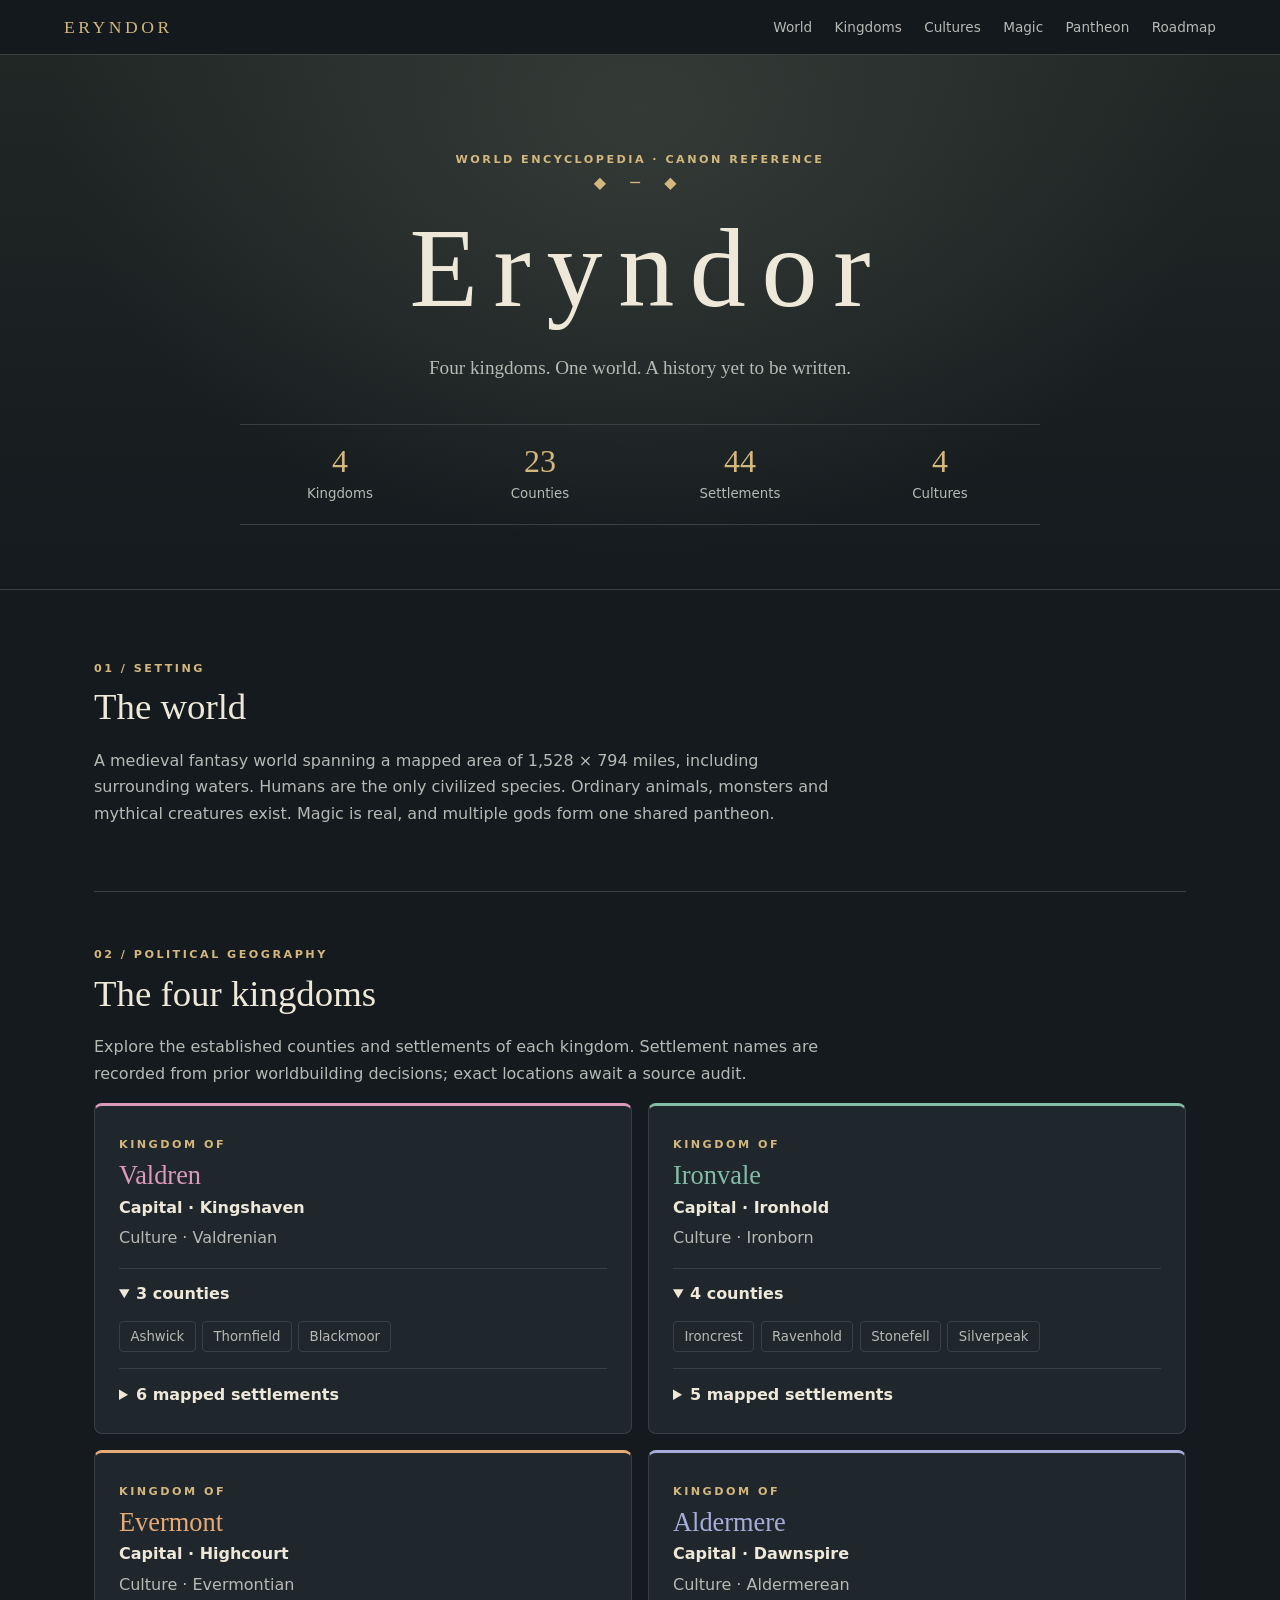
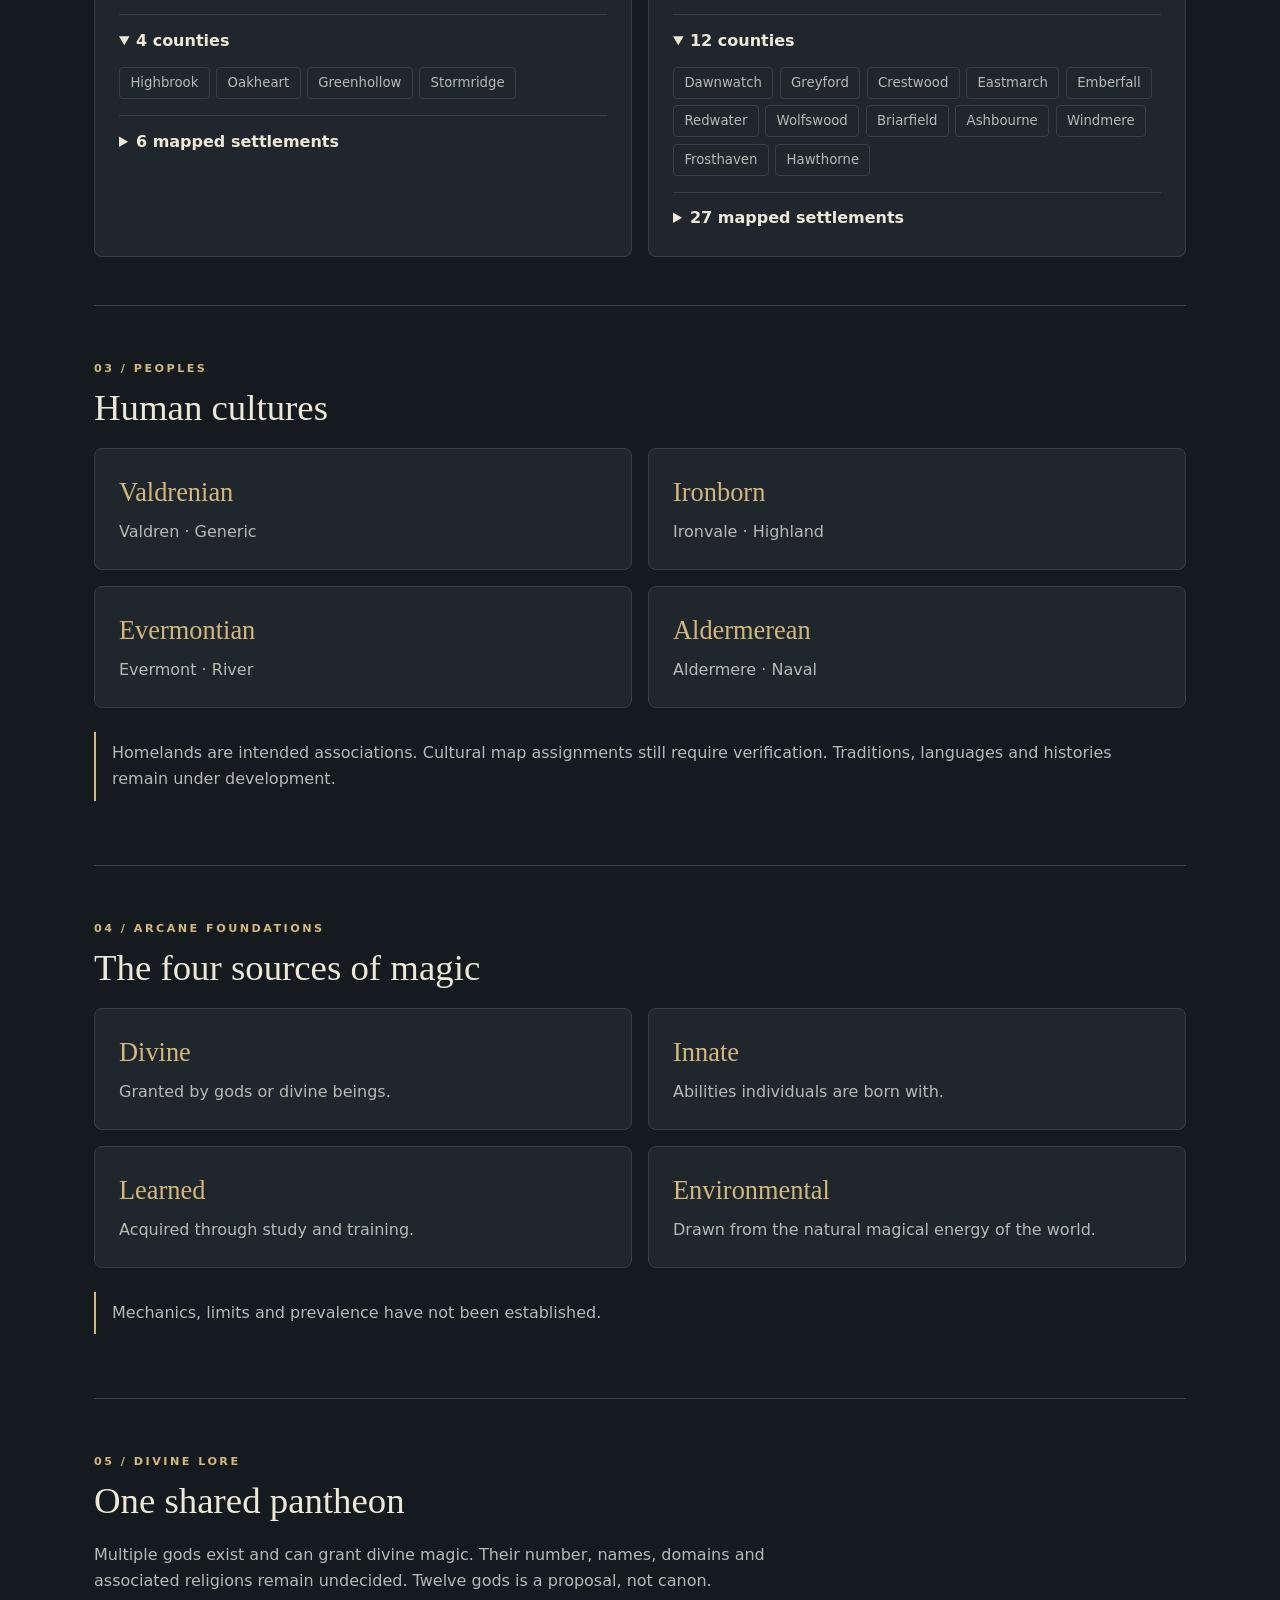
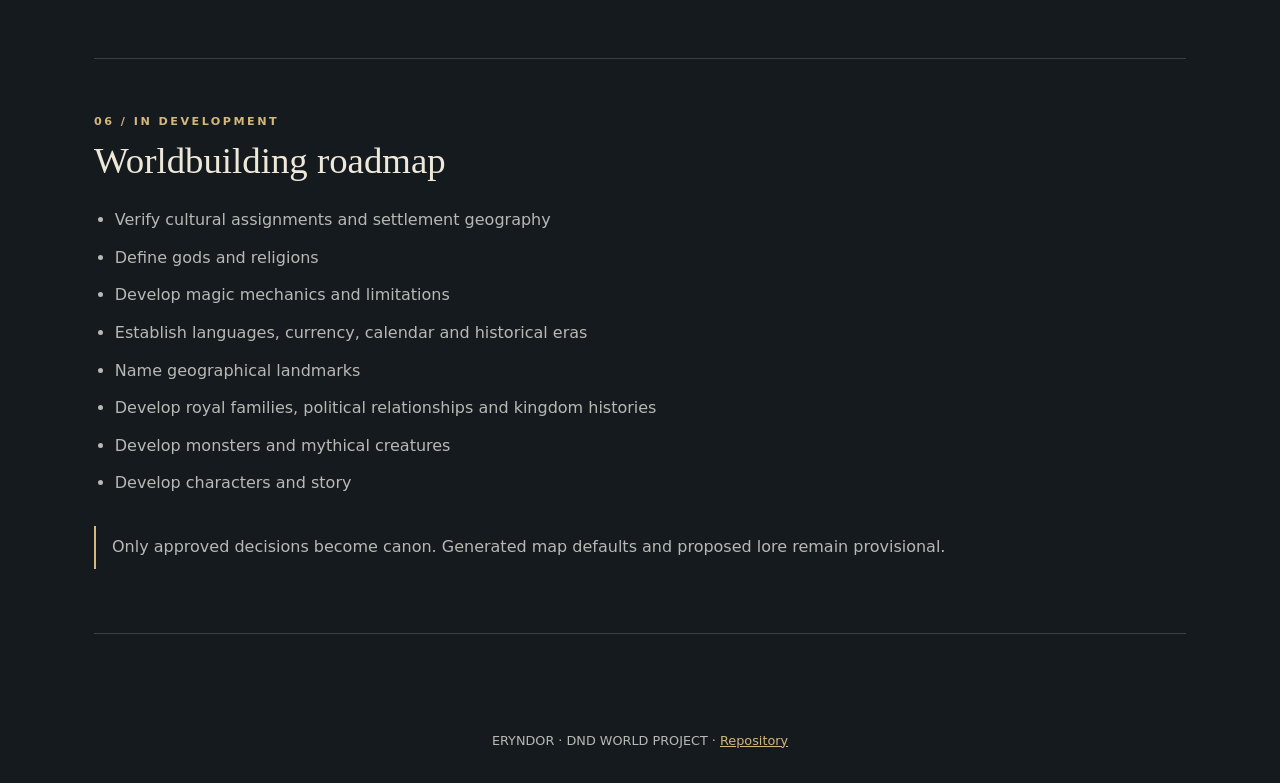
<file: index.html>
<!doctype html>
<html lang="en"><head><meta charset="utf-8"><meta name="viewport" content="width=device-width,initial-scale=1"><meta name="theme-color" content="#171c20"><title>Eryndor | World Encyclopedia</title><style>
:root{color-scheme:dark;--bg:#151a1e;--panel:#20272c;--ink:#eee8d9;--muted:#b7b9b4;--gold:#d3b77d;--line:#394044}*{box-sizing:border-box}html{scroll-behavior:smooth;scroll-padding-top:5rem}body{margin:0;background:var(--bg);color:var(--ink);font:16px/1.65 system-ui,sans-serif}h1,h2,h3{font-family:Georgia,serif;font-weight:400;line-height:1.15}a{color:var(--gold)}nav{position:sticky;top:0;z-index:10;background:#151a1ef5;border-bottom:1px solid var(--line);display:flex;gap:1.4rem;align-items:center;padding:1rem max(5vw,1rem);overflow:auto;white-space:nowrap}nav a{text-decoration:none;color:var(--muted);font-size:.85rem}nav .brand{font:1.1rem Georgia,serif;letter-spacing:.2em;color:var(--gold);margin-right:auto}header{padding:6rem 1.5rem 4rem;text-align:center;background:radial-gradient(ellipse at 50% 10%,#343b37,transparent 65%),linear-gradient(180deg,#202725,#151a1e);border-bottom:1px solid var(--line)}.eyebrow{text-transform:uppercase;letter-spacing:.22em;font-size:.7rem;color:var(--gold);font-weight:600}h1{font-size:clamp(3rem,10vw,7rem);letter-spacing:.14em;margin:.5rem 0 .8rem;padding-left:.14em}header p{color:var(--muted);font-family:Georgia,serif;font-size:1.2rem}.ornament{color:var(--gold);letter-spacing:.6em}.stats{display:grid;grid-template-columns:repeat(4,1fr);max-width:800px;margin:2.5rem auto 0;border-block:1px solid var(--line)}.stat{padding:1.1rem .5rem}.stat strong{font:2rem Georgia,serif;color:var(--gold);display:block}.stat small{color:var(--muted)}main{max-width:1140px;margin:auto;padding:1rem 1.5rem 4rem}section{padding:3rem 0;border-bottom:1px solid var(--line)}h2{font-size:2.3rem;margin:.4rem 0 1.2rem}h3{font-size:1.65rem;margin:.25rem 0}.intro{max-width:740px;color:var(--muted)}.grid{display:grid;grid-template-columns:repeat(2,minmax(0,1fr));gap:1rem}.kingdom,.panel{background:var(--panel);border:1px solid var(--line);padding:1.5rem;border-radius:8px}.kingdom{border-top:3px solid var(--accent)}.kingdom h3{color:var(--accent)}.kingdom p{margin:.25rem 0;color:var(--muted)}.capital{font-weight:600;color:var(--ink)!important}details{border-top:1px solid var(--line);margin-top:1rem;padding-top:.8rem}summary{cursor:pointer;font-weight:600;color:var(--ink)}.tags{display:flex;flex-wrap:wrap;gap:.4rem;margin:.8rem 0}.tags span{padding:.25rem .65rem;border:1px solid var(--line);border-radius:4px;font-size:.83rem;color:var(--muted)}.panel h3{color:var(--gold)}.panel p{color:var(--muted);margin:.7rem 0 0}.note{border-left:2px solid var(--gold);padding:.5rem 1rem;color:var(--muted);margin-top:1.5rem}.roadmap{padding-left:1.3rem;color:var(--muted)}.roadmap li{padding:.35rem 0}footer{text-align:center;color:var(--muted);padding:2rem;font-size:.8rem}a:focus-visible,summary:focus-visible{outline:2px solid var(--gold);outline-offset:4px}@media(max-width:650px){.grid{grid-template-columns:1fr}header{padding:4rem 1rem 2.5rem}.stats{grid-template-columns:repeat(2,1fr)}nav{gap:1rem}h2{font-size:1.9rem}}
</style></head><body><nav aria-label="World encyclopedia"><a class="brand" href="#top">ERYNDOR</a><a href="#world">World</a><a href="#kingdoms">Kingdoms</a><a href="#cultures">Cultures</a><a href="#magic">Magic</a><a href="#pantheon">Pantheon</a><a href="#roadmap">Roadmap</a></nav><header id="top"><div class="eyebrow">World encyclopedia · Canon reference</div><div class="ornament" aria-hidden="true">◆ ─ ◆</div><h1>Eryndor</h1><p>Four kingdoms. One world. A history yet to be written.</p><div class="stats"><div class="stat"><strong>4</strong><small>Kingdoms</small></div><div class="stat"><strong>23</strong><small>Counties</small></div><div class="stat"><strong>44</strong><small>Settlements</small></div><div class="stat"><strong>4</strong><small>Cultures</small></div></div></header><main><section id="world"><span class="eyebrow">01 / Setting</span><h2>The world</h2><p class="intro">A medieval fantasy world spanning a mapped area of 1,528 × 794 miles, including surrounding waters. Humans are the only civilized species. Ordinary animals, monsters and mythical creatures exist. Magic is real, and multiple gods form one shared pantheon.</p></section><section id="kingdoms"><span class="eyebrow">02 / Political geography</span><h2>The four kingdoms</h2><p class="intro">Explore the established counties and settlements of each kingdom. Settlement names are recorded from prior worldbuilding decisions; exact locations await a source audit.</p><div class="grid"><article class="kingdom" style="--accent:#db9bb8"><span class="eyebrow">KINGDOM OF</span><h3>Valdren</h3><p class="capital">Capital · Kingshaven</p><p>Culture · Valdrenian</p><details open><summary>3 counties</summary><div class="tags"><span>Ashwick</span><span>Thornfield</span><span>Blackmoor</span></div></details><details><summary>6 mapped settlements</summary><div class="tags"><span>Kingshaven</span><span>Ravenport</span><span>Springhaven</span><span>Stormwatch</span><span>Duskhaven</span><span>Mistbrook</span></div></details></article><article class="kingdom" style="--accent:#83bda7"><span class="eyebrow">KINGDOM OF</span><h3>Ironvale</h3><p class="capital">Capital · Ironhold</p><p>Culture · Ironborn</p><details open><summary>4 counties</summary><div class="tags"><span>Ironcrest</span><span>Ravenhold</span><span>Stonefell</span><span>Silverpeak</span></div></details><details><summary>5 mapped settlements</summary><div class="tags"><span>Ironhold</span><span>Hammerfall</span><span>Ravencrest</span><span>Stonebridge</span><span>Silverharbor</span></div></details></article><article class="kingdom" style="--accent:#e6aa76"><span class="eyebrow">KINGDOM OF</span><h3>Evermont</h3><p class="capital">Capital · Highcourt</p><p>Culture · Evermontian</p><details open><summary>4 counties</summary><div class="tags"><span>Highbrook</span><span>Oakheart</span><span>Greenhollow</span><span>Stormridge</span></div></details><details><summary>6 mapped settlements</summary><div class="tags"><span>Highcourt</span><span>Stillwater</span><span>Oakport</span><span>Westgrove</span><span>Meadowvale</span><span>Willowbend</span></div></details></article><article class="kingdom" style="--accent:#a7addb"><span class="eyebrow">KINGDOM OF</span><h3>Aldermere</h3><p class="capital">Capital · Dawnspire</p><p>Culture · Aldermerean</p><details open><summary>12 counties</summary><div class="tags"><span>Dawnwatch</span><span>Greyford</span><span>Crestwood</span><span>Eastmarch</span><span>Emberfall</span><span>Redwater</span><span>Wolfswood</span><span>Briarfield</span><span>Ashbourne</span><span>Windmere</span><span>Frosthaven</span><span>Hawthorne</span></div></details><details><summary>27 mapped settlements</summary><div class="tags"><span>Dawnspire</span><span>Goldcrest</span><span>Sunfield</span><span>Fairhaven</span><span>Eastwick</span><span>Greyharbor</span><span>Millbrook</span><span>Cresthaven</span><span>Elderwood</span><span>Borderwatch</span><span>Emberport</span><span>Cinderbrook</span><span>Redhaven</span><span>Saltreach</span><span>Tidewatch</span><span>Copperfield</span><span>Wolfhaven</span><span>Pinewatch</span><span>Timberfall</span><span>Briarport</span><span>Rosewick</span><span>Riverbend</span><span>Foxhollow</span><span>Brackenwood</span><span>Barrowfield</span><span>Ashport</span><span>Windharbor</span></div></details></article></div></section><section id="cultures"><span class="eyebrow">03 / Peoples</span><h2>Human cultures</h2><div class="grid"><article class="panel"><h3>Valdrenian</h3><p>Valdren · Generic</p></article><article class="panel"><h3>Ironborn</h3><p>Ironvale · Highland</p></article><article class="panel"><h3>Evermontian</h3><p>Evermont · River</p></article><article class="panel"><h3>Aldermerean</h3><p>Aldermere · Naval</p></article></div><p class="note">Homelands are intended associations. Cultural map assignments still require verification. Traditions, languages and histories remain under development.</p></section><section id="magic"><span class="eyebrow">04 / Arcane foundations</span><h2>The four sources of magic</h2><div class="grid"><article class="panel"><h3>Divine</h3><p>Granted by gods or divine beings.</p></article><article class="panel"><h3>Innate</h3><p>Abilities individuals are born with.</p></article><article class="panel"><h3>Learned</h3><p>Acquired through study and training.</p></article><article class="panel"><h3>Environmental</h3><p>Drawn from the natural magical energy of the world.</p></article></div><p class="note">Mechanics, limits and prevalence have not been established.</p></section><section id="pantheon"><span class="eyebrow">05 / Divine lore</span><h2>One shared pantheon</h2><p class="intro">Multiple gods exist and can grant divine magic. Their number, names, domains and associated religions remain undecided. Twelve gods is a proposal, not canon.</p></section><section id="roadmap"><span class="eyebrow">06 / In development</span><h2>Worldbuilding roadmap</h2><ul class="roadmap"><li>Verify cultural assignments and settlement geography</li><li>Define gods and religions</li><li>Develop magic mechanics and limitations</li><li>Establish languages, currency, calendar and historical eras</li><li>Name geographical landmarks</li><li>Develop royal families, political relationships and kingdom histories</li><li>Develop monsters and mythical creatures</li><li>Develop characters and story</li></ul><p class="note">Only approved decisions become canon. Generated map defaults and proposed lore remain provisional.</p></section></main><footer>ERYNDOR · DND WORLD PROJECT · <a href="https://github.com/Rzyin1/dnd-world">Repository</a></footer></body></html>
</file>
